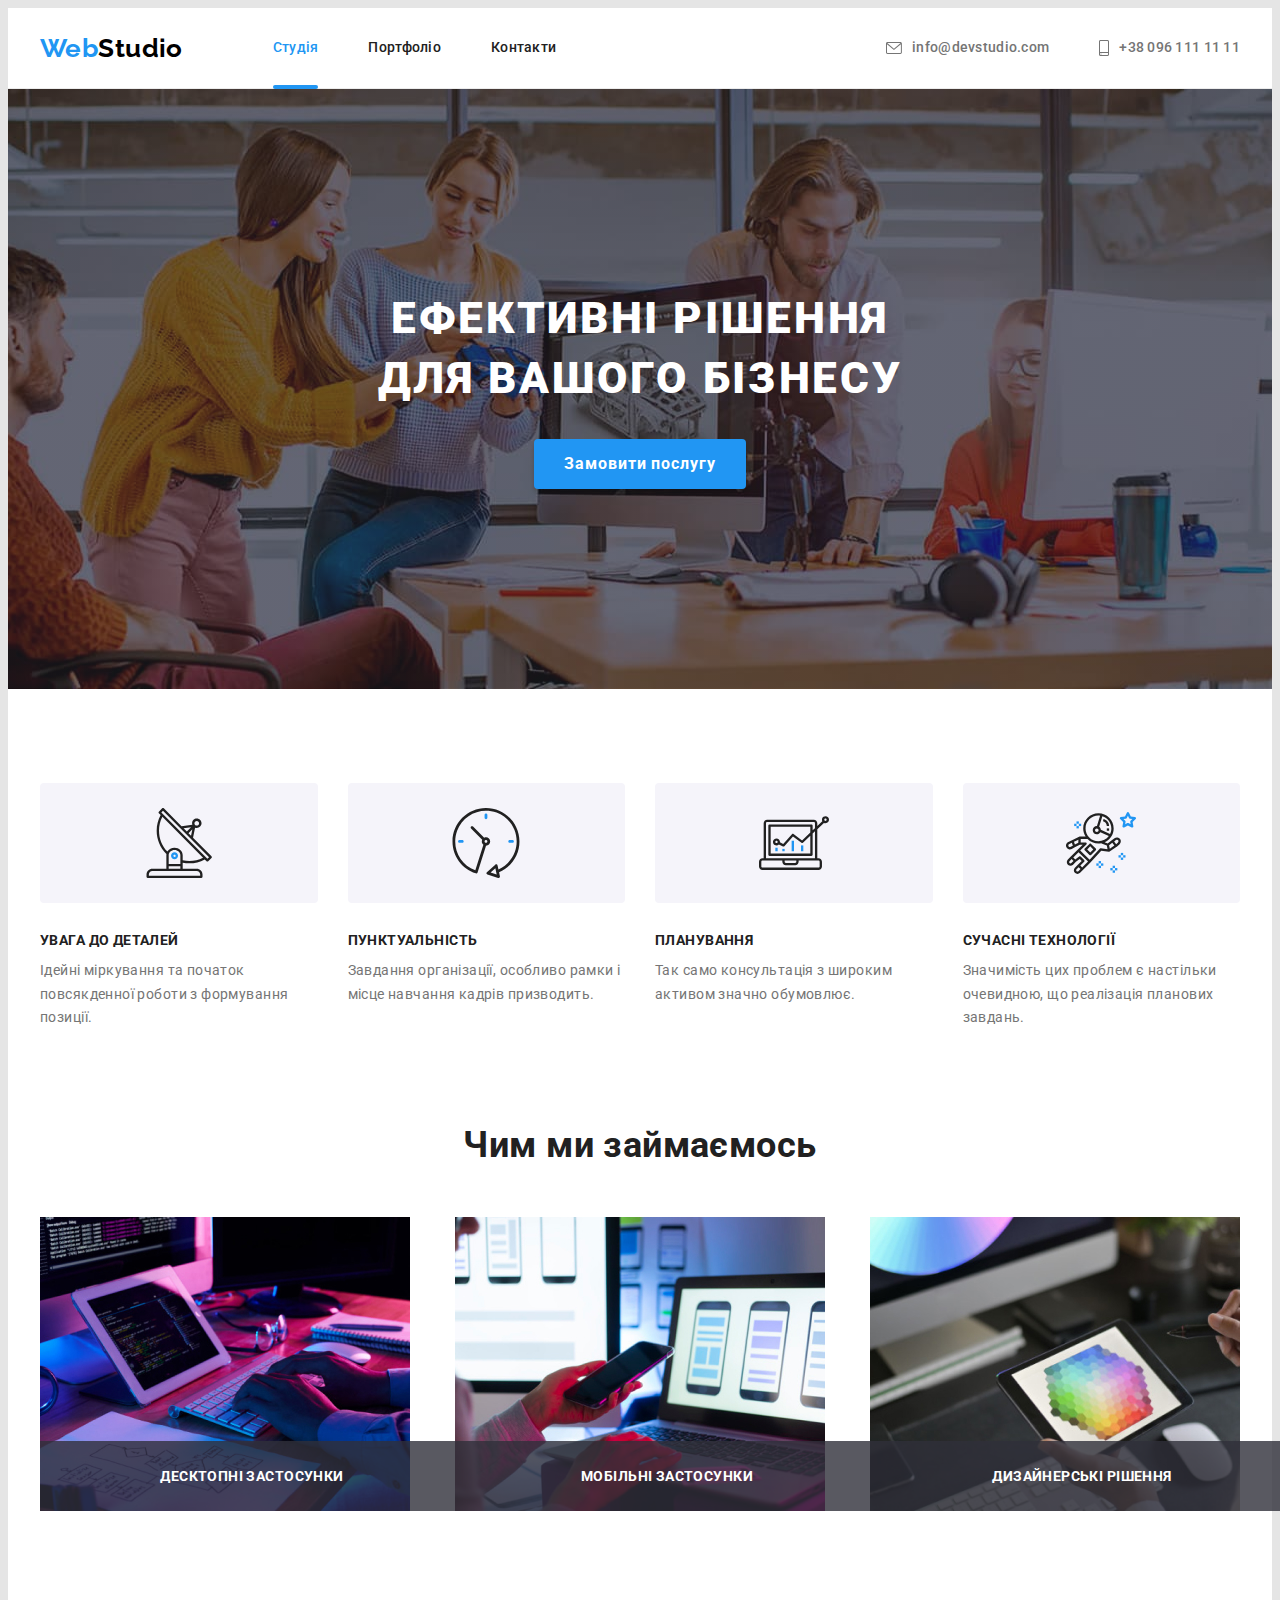
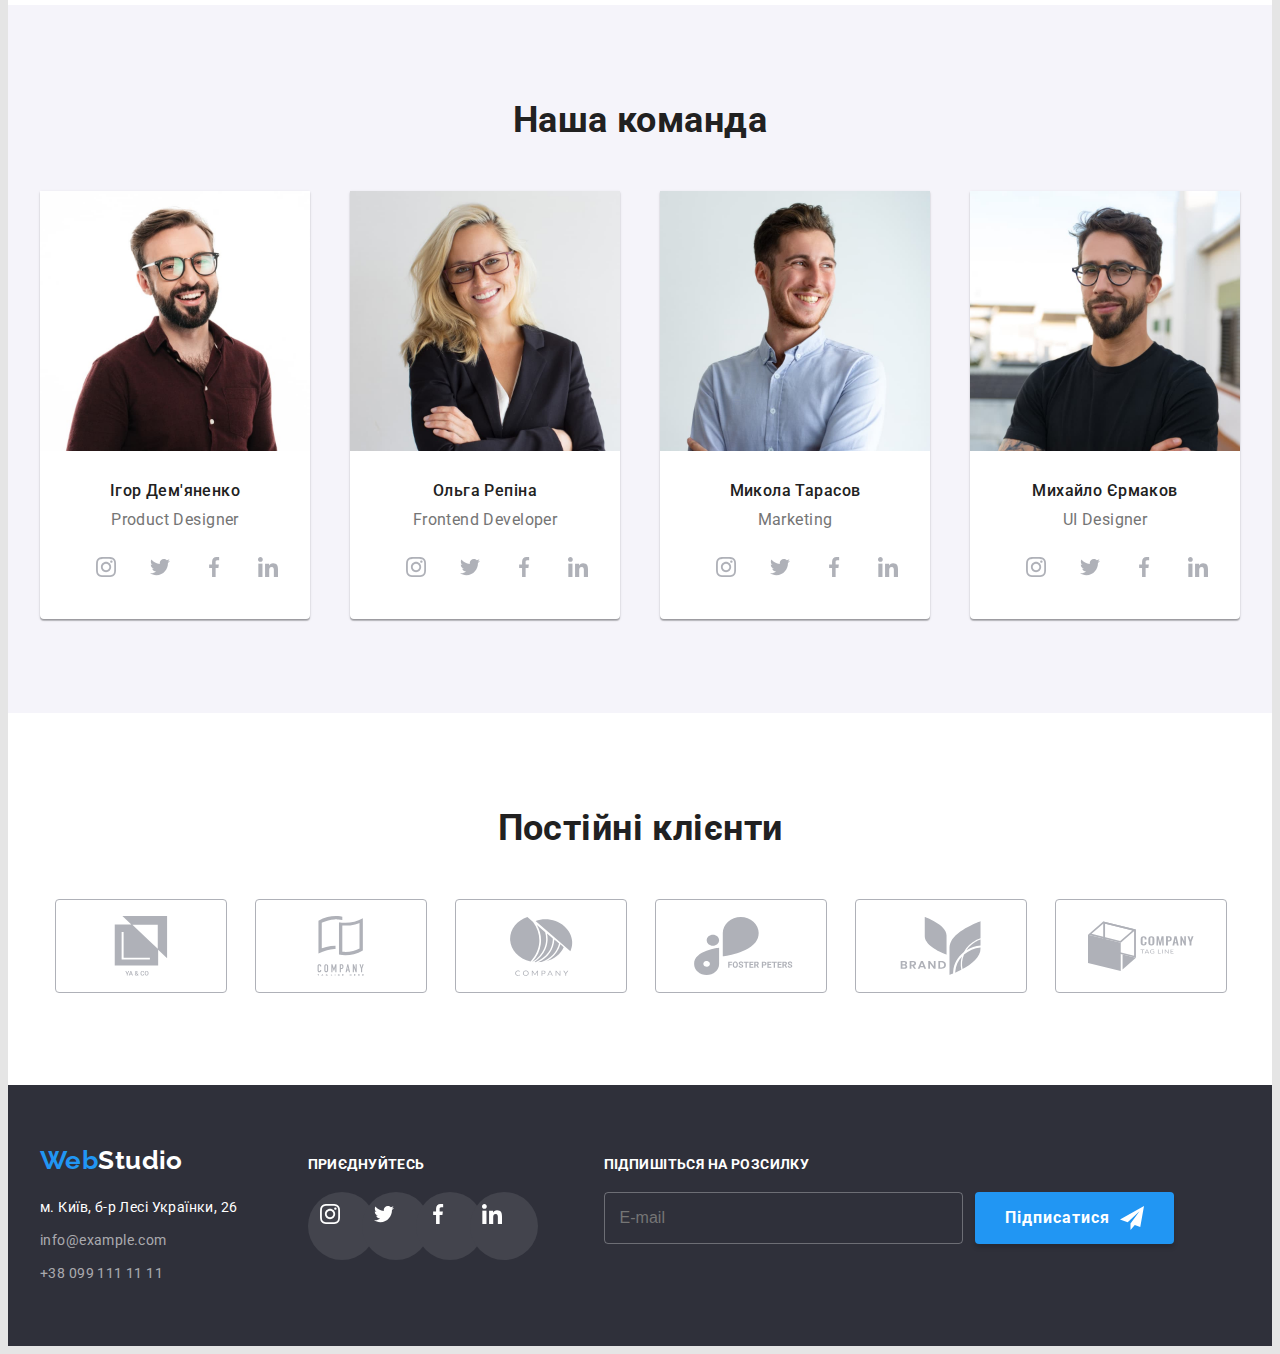
<file: index.html>
<!DOCTYPE html>
<html lang="uk">
  <head>
    <meta charset="UTF-8" />
    <meta http-equiv="X-UA-Compatible" content="IE=edge" />
    <meta name="viewport" content="width=device-width, initial-scale=1.0" />
    <link rel="preconnect" href="https://fonts.googleapis.com" />
    <link rel="preconnect" href="https://fonts.gstatic.com" crossorigin />
    <link
      href="https://fonts.googleapis.com/css2?family=Raleway:wght@700&family=Roboto:wght@400;500;700;900&display=swap"
      rel="stylesheet"
    />
    <link
      rel="stylesheet"
      href="https://cdnjs.cloudflare.com/ajax/libs/modern-normalize/1.1.0/modern-normalize.min.css"
      integrity="sha512-wpPYUAdjBVSE4KJnH1VR1HeZfpl1ub8YT/NKx4PuQ5NmX2tKuGu6U/JRp5y+Y8XG2tV+wKQpNHVUX03MfMFn9Q=="
      crossorigin="anonymous"
      referrerpolicy="no-referrer"
    />
    <link rel="stylesheet" href="./css/styles.css" />
    <title>Web Studio Marchuk</title>
  </head>
  <body>
    <header class="header">
      <div class="container flex-header">
        <nav class="navigation">
          <a href="./index.html" lang="en" class="logo">Web<span class="header-logo">Studio</span> </a>
          <ul class="nav-list remove-useless">
            <li class="nav-item">
              <a href="./index.html" class="header-link current">Студія</a>
            </li>
            <li class="nav-item">
              <a href="./portfolio.html" class="navigation-link header-link">Портфоліо</a>
            </li>
            <li class="nav-item">
              <a href="" class="navigation-link header-link">Контакти</a>
            </li>
          </ul>
        </nav>

        <ul class="info-list remove-useless">
          <li class="nav-item">
            <a href="mailto:info@devstudio.com" class="company-info header-link">
              <svg class="icon icon-envelope" width="16" height="12" aria-label="Написати лист">
                <use href="./img/sprite.svg#icon-envelope"></use>
              </svg>
              info@devstudio.com
            </a>
          </li>
          <li class="nav-item">
            <a href="tel:+380961111111" class="company-info header-link">
              <svg class="icon icon-smartphone" width="10" height="16" aria-label="Зателефонувати">
                <use href="./img/sprite.svg#icon-smartphone"></use>
              </svg>
              +38 096 111 11 11
            </a>
          </li>
        </ul>
      </div>
    </header>
    <main>
      <section class="section hero">
        <h1 class="hero-title">
          ЕФЕКТИВНІ РІШЕННЯ
          <br />
          ДЛЯ ВАШОГО БІЗНЕСУ
        </h1>
        <button data-open-modal type="button" class="open-button">Замовити послугу</button>
      </section>
      <div data-backdrop class="backdrop is-hidden">
        is-hidden
        <div class="modal">
          <button data-close-modal type="button" class="close-button">
            <svg class="icon-close" width="11" height="11" aria-label="Закрити">
              <use href="./img/sprite.svg#icon-close"></use>
            </svg>
          </button>
          <form class="form">
            <h2 class="form-title">Залиште свої данні, ми Вам перетелефонуємо</h2>
            <label class="form-field">
              <input type="text" class="form-input" placeholder=" " name="name" required />
              <span class="form-label">Ім'я</span>
              <svg class="icon form-icon" width="18" height="18" aria-hidden="true">
                <use href="./img/sprite.svg#icon-person"></use>
              </svg>
            </label>
            <label class="form-field">
              <input type="tel" class="form-input" placeholder=" " name="phone" required />
              <span class="form-label">Телефон</span>
              <svg class="icon form-icon" width="18" height="18" aria-hidden="true">
                <use href="./img/sprite.svg#icon-phone"></use>
              </svg>
            </label>
            <label class="form-field">
              <input type="email" class="form-input" placeholder=" " name="E-mail" required />
              <span class="form-label">Пошта</span>
              <svg class="icon form-icon" width="18" height="18" aria-hidden="true">
                <use href="./img/sprite.svg#icon-email"></use>
              </svg>
            </label>
            <label class="form-field form-comment">
              <p class="label-comment">Коментар</p>
              <textarea class="comment form-input" name="comment" placeholder="Введіть текст"></textarea>
            </label>
            <label class="form-check">
              <input type="checkbox" class="checkbox" name="terms" value="yes" required/>
              <svg class="icon check-icon" width="16" height="15" aria-hidden="true">
                <use href="./img/sprite.svg#icon-check"></use>
              </svg>
              <span class="check-label"
                >Погоджуюсь з розсилкою та приймаю <a href="" class="terms-link">Умови договору</a>
              </span>
            </label>
            <button class="open-button" type="submit">Відправити</button>
          </form>
        </div>
      </div>
      <section class="section advantages">
        <div class="container">
          <h2 class="visually-hidden">Наші переваги</h2>
          <ul class="advantages-list remove-useless">
            <li class="advantages-item">
              <div class="advantages-icon">
                <svg class="icon-antenna" width="70" height="70" aria-hidden="true">
                  <use href="./img/sprite.svg#icon-antenna"></use>
                </svg>
              </div>
              <h3 class="advantages-title">Увага до деталей</h3>
              <p class="adventages-text">Ідейні міркування та початок повсякденної роботи з формування позиції.</p>
            </li>
            <li class="advantages-item">
              <div class="advantages-icon">
                <svg class="icon-clock" width="70" height="70" aria-hidden="true">
                  <use href="./img/sprite.svg#icon-clock"></use>
                </svg>
              </div>
              <h3 class="advantages-title">Пунктуальність</h3>
              <p class="adventages-text">Завдання організації, особливо рамки і місце навчання кадрів призводить.</p>
            </li>
            <li class="advantages-item">
              <div class="advantages-icon">
                <svg class="icon-diagram" width="70" height="70" aria-hidden="true">
                  <use href="./img/sprite.svg#icon-diagram"></use>
                </svg>
              </div>
              <h3 class="advantages-title">Планування</h3>
              <p class="adventages-text">Так само консультація з широким активом значно обумовлює.</p>
            </li>
            <li class="advantages-item">
              <div class="advantages-icon">
                <svg class="icon-astronaut" width="70" height="70" aria-hidden="true">
                  <use href="./img/sprite.svg#icon-astronaut"></use>
                </svg>
              </div>
              <h3 class="advantages-title">Сучасні технології</h3>
              <p class="adventages-text">
                Значимість цих проблем є настільки очевидною, що реалізація планових завдань.
              </p>
            </li>
          </ul>
        </div>
      </section>
      <section class="section whatwedo">
        <div class="container">
          <h2 class="whatwedo-title">Чим ми займаємось</h2>
          <ul class="whatwedo-list remove-useless">
            <li class="whatwedo-item">
              <img src="./img/whatwedo1.jpg" alt="Десктопні застосунки" width="370" />
              <p class="whatwedo-text">Десктопні застосунки</p>
            </li>
            <li class="whatwedo-item">
              <img src="./img/whatwedo2.jpg" alt="Мобільні застосунки" width="370" />
              <p class="whatwedo-text">Мобільні застосунки</p>
            </li>
            <li class="whatwedo-item">
              <img src="./img/whatwedo3.jpg" alt="Дизайнерські рішення" width="370" />
              <p class="whatwedo-text">Дизайнерські рішення</p>
            </li>
          </ul>
        </div>
      </section>
      <section class="section ourteam">
        <div class="container">
          <h2 class="ourteam-title">Наша команда</h2>
          <ul class="remove-useless ourteam-list">
            <li class="ourteam-item">
              <img src="./img/ihor.jpg" alt="Ігор Дем'яненко" width="270" />
              <div class="ourteam-content">
                <h3 class="ourteam-name">Ігор Дем'яненко</h3>
                <p class="ourteam-job">Product Designer</p>
                <ul class="remove-useless social-list">
                  <li class="social-item">
                    <a href="" class="social-link">
                      <svg class="icon icon-instagram" width="20" height="20" aria-label="Інстаґрам">
                        <use href="./img/sprite.svg#icon-instagram"></use>
                      </svg>
                    </a>
                  </li>
                  <li class="social-item">
                    <a href="" class="social-link">
                      <svg class="icon icon-twitter" width="20" height="20" aria-label="Твіттер">
                        <use href="./img/sprite.svg#icon-twitter"></use>
                      </svg>
                    </a>
                  </li>
                  <li class="social-item">
                    <a href="" class="social-link">
                      <svg class="icon icon-facebook" width="20" height="20" aria-label="Фейсбук">
                        <use href="./img/sprite.svg#icon-facebook"></use>
                      </svg>
                    </a>
                  </li>
                  <li class="social-item">
                    <a href="" class="social-link">
                      <svg class="icon icon-linkedin" width="20" height="20" aria-label="Лінкед-Ін">
                        <use href="./img/sprite.svg#icon-linkedin"></use>
                      </svg>
                    </a>
                  </li>
                </ul>
              </div>
            </li>
            <li class="ourteam-item">
              <img src="./img/olha.jpg" alt="Ольга Репіна" width="270" />
              <div class="ourteam-content">
                <h3 class="ourteam-name">Ольга Репіна</h3>
                <p class="ourteam-job">Frontend Developer</p>
                <ul class="remove-useless social-list">
                  <li class="social-item">
                    <a href="" class="social-link">
                      <svg class="icon icon-instagram" width="20" height="20" aria-label="Інстаґрам">
                        <use href="./img/sprite.svg#icon-instagram"></use>
                      </svg>
                    </a>
                  </li>
                  <li class="social-item">
                    <a href="" class="social-link">
                      <svg class="icon icon-twitter" width="20" height="20" aria-label="Твіттер">
                        <use href="./img/sprite.svg#icon-twitter"></use>
                      </svg>
                    </a>
                  </li>
                  <li class="social-item">
                    <a href="" class="social-link">
                      <svg class="icon icon-facebook" width="20" height="20" aria-label="Фейсбук">
                        <use href="./img/sprite.svg#icon-facebook"></use>
                      </svg>
                    </a>
                  </li>
                  <li class="social-item">
                    <a href="" class="social-link">
                      <svg class="icon icon-linkedin" width="20" height="20" aria-label="Лінкед-Ін">
                        <use href="./img/sprite.svg#icon-linkedin"></use>
                      </svg>
                    </a>
                  </li>
                </ul>
              </div>
            </li>
            <li class="ourteam-item">
              <img src="./img/mykola.jpg" alt="Микола Тарасов" width="270" />
              <div class="ourteam-content">
                <h3 class="ourteam-name">Микола Тарасов</h3>
                <p class="ourteam-job">Marketing</p>
                <ul class="remove-useless social-list">
                  <li class="social-item">
                    <a href="" class="social-link">
                      <svg class="icon icon-instagram" width="20" height="20" aria-label="Інстаґрам">
                        <use href="./img/sprite.svg#icon-instagram"></use>
                      </svg>
                    </a>
                  </li>
                  <li class="social-item">
                    <a href="" class="social-link">
                      <svg class="icon icon-twitter" width="20" height="20" aria-label="Твіттер">
                        <use href="./img/sprite.svg#icon-twitter"></use>
                      </svg>
                    </a>
                  </li>
                  <li class="social-item">
                    <a href="" class="social-link">
                      <svg class="icon icon-facebook" width="20" height="20" aria-label="Фейсбук">
                        <use href="./img/sprite.svg#icon-facebook"></use>
                      </svg>
                    </a>
                  </li>
                  <li class="social-item">
                    <a href="" class="social-link">
                      <svg class="icon icon-linkedin" width="20" height="20" aria-label="Лінкед-Ін">
                        <use href="./img/sprite.svg#icon-linkedin"></use>
                      </svg>
                    </a>
                  </li>
                </ul>
              </div>
            </li>
            <li class="ourteam-item">
              <img src="./img/mykhailo.jpg" alt="Михайло Єрмаков" width="270" />
              <div class="ourteam-content">
                <h3 class="ourteam-name">Михайло Єрмаков</h3>
                <p class="ourteam-job">UI Designer</p>
                <ul class="remove-useless social-list">
                  <li class="social-item">
                    <a href="" class="social-link">
                      <svg class="icon icon-instagram" width="20" height="20" aria-label="Інстаґрам">
                        <use href="./img/sprite.svg#icon-instagram"></use>
                      </svg>
                    </a>
                  </li>
                  <li class="social-item">
                    <a href="" class="social-link">
                      <svg class="icon icon-twitter" width="20" height="20" aria-label="Твіттер">
                        <use href="./img/sprite.svg#icon-twitter"></use>
                      </svg>
                    </a>
                  </li>
                  <li class="social-item">
                    <a href="" class="social-link">
                      <svg class="icon icon-facebook" width="20" height="20" aria-label="Фейсбук">
                        <use href="./img/sprite.svg#icon-facebook"></use>
                      </svg>
                    </a>
                  </li>
                  <li class="social-item">
                    <a href="" class="social-link">
                      <svg class="icon icon-linkedin" width="20" height="20" aria-label="Лінкед-Ін">
                        <use href="./img/sprite.svg#icon-linkedin"></use>
                      </svg>
                    </a>
                  </li>
                </ul>
              </div>
            </li>
          </ul>
        </div>
      </section>
      <section class="clients section">
        <div class="container">
          <h2 class="clients-title">Постійні клієнти</h2>
          <ul class="clients-list remove-useless">
            <li class="clients-item">
              <a href="" class="clients-link">
                <svg class="icon icon-company1" width="106" height="60" aria-hidden="true">
                  <use href="./img/sprite.svg#icon-company1"></use>
                </svg>
              </a>
            </li>
            <li class="clients-item">
              <a href="" class="clients-link">
                <svg class="icon icon-company2" width="106" height="60" aria-hidden="true">
                  <use href="./img/sprite.svg#icon-company2"></use>
                </svg>
              </a>
            </li>
            <li class="clients-item">
              <a href="" class="clients-link">
                <svg class="icon icon-company3" width="106" height="60" aria-hidden="true">
                  <use href="./img/sprite.svg#icon-company3"></use>
                </svg>
              </a>
            </li>
            <li class="clients-item">
              <a href="" class="clients-link">
                <svg class="icon icon-company4" width="106" height="60" aria-hidden="true">
                  <use href="./img/sprite.svg#icon-company4"></use>
                </svg>
              </a>
            </li>
            <li class="clients-item">
              <a href="" class="clients-link">
                <svg class="icon icon-company5" width="106" height="60" aria-hidden="true">
                  <use href="./img/sprite.svg#icon-company5"></use>
                </svg>
              </a>
            </li>
            <li class="clients-item">
              <a href="" class="clients-link">
                <svg class="icon icon-company6" width="106" height="60" aria-hidden="true">
                  <use href="./img/sprite.svg#icon-company6"></use>
                </svg>
              </a>
            </li>
          </ul>
        </div>
      </section>
    </main>
    <footer class="footer">
      <div class="container flex-footer">
        <div>
          <a href="./index.html" lang="en" class="logo">Web<span class="footer-logo">Studio</span></a>
          <address class="address">
            <a
              href="https://www.google.com/maps/place/%D0%B1%D1%83%D0%BB%D1%8C%D0%B2%D0%B0%D1%80+%D0%9B%D0%B5%D1%81%D1%96+%D0%A3%D0%BA%D1%80%D0%B0%D1%97%D0%BD%D0%BA%D0%B8,+26,+%D0%9A%D0%B8%D1%97%D0%B2,+02000/@50.4265807,30.5383858,17z/data=!3m1!4b1!4m5!3m4!1s0x40d4cf0e033ecbe9:0x57a4dffefec77da0!8m2!3d50.4265807!4d30.5383858"
              target="_blank"
              class="location address-info"
              >м. Київ, б-р Лесі Українки, 26</a
            >
            <a href="mailto:info@example.com" class="address-info">info@example.com</a>
            <a href="tel:+380991111111" class="address-info">+38 099 111 11 11</a>
          </address>
        </div>
        <div class="join">
          <h3 class="join-title">Приєднуйтесь</h3>
          <ul class="remove-useless social-list">
            <li class="social-item">
              <a href="" class="social-link">
                <svg class="icon icon-instagram" width="20" height="20" aria-label="Інстаґрам">
                  <use href="./img/sprite.svg#icon-instagram"></use>
                </svg>
              </a>
            </li>
            <li class="social-item">
              <a href="" class="social-link">
                <svg class="icon icon-twitter" width="20" height="20" aria-label="Твіттер">
                  <use href="./img/sprite.svg#icon-twitter"></use>
                </svg>
              </a>
            </li>
            <li class="social-item">
              <a href="" class="social-link">
                <svg class="icon icon-facebook" width="20" height="20" aria-label="Фейсбук">
                  <use href="./img/sprite.svg#icon-facebook"></use>
                </svg>
              </a>
            </li>
            <li class="social-item">
              <a href="" class="social-link">
                <svg class="icon icon-linkedin" width="20" height="20" aria-label="Лінкед-Ін">
                  <use href="./img/sprite.svg#icon-linkedin"></use>
                </svg>
              </a>
            </li>
          </ul>
        </div>
        <div class="subscribe">
          <h3 class="subscribe-title">Підпишіться на розсилку</h3>
          <form class="subscribe-form">
            <input type="email" placeholder="E-mail" class="subscribe-email" name="E-mail" />
            <button type="submit" class="open-button">
              Підписатися<svg class="icon-send" width="24" height="24" aria-label="Надіслати">
                <use href="./img/sprite.svg#icon-send"></use>
              </svg>
            </button>
          </form>
        </div>
      </div>
    </footer>
    <script src="./js/modal.js"></script>
  </body>
</html>
</file>
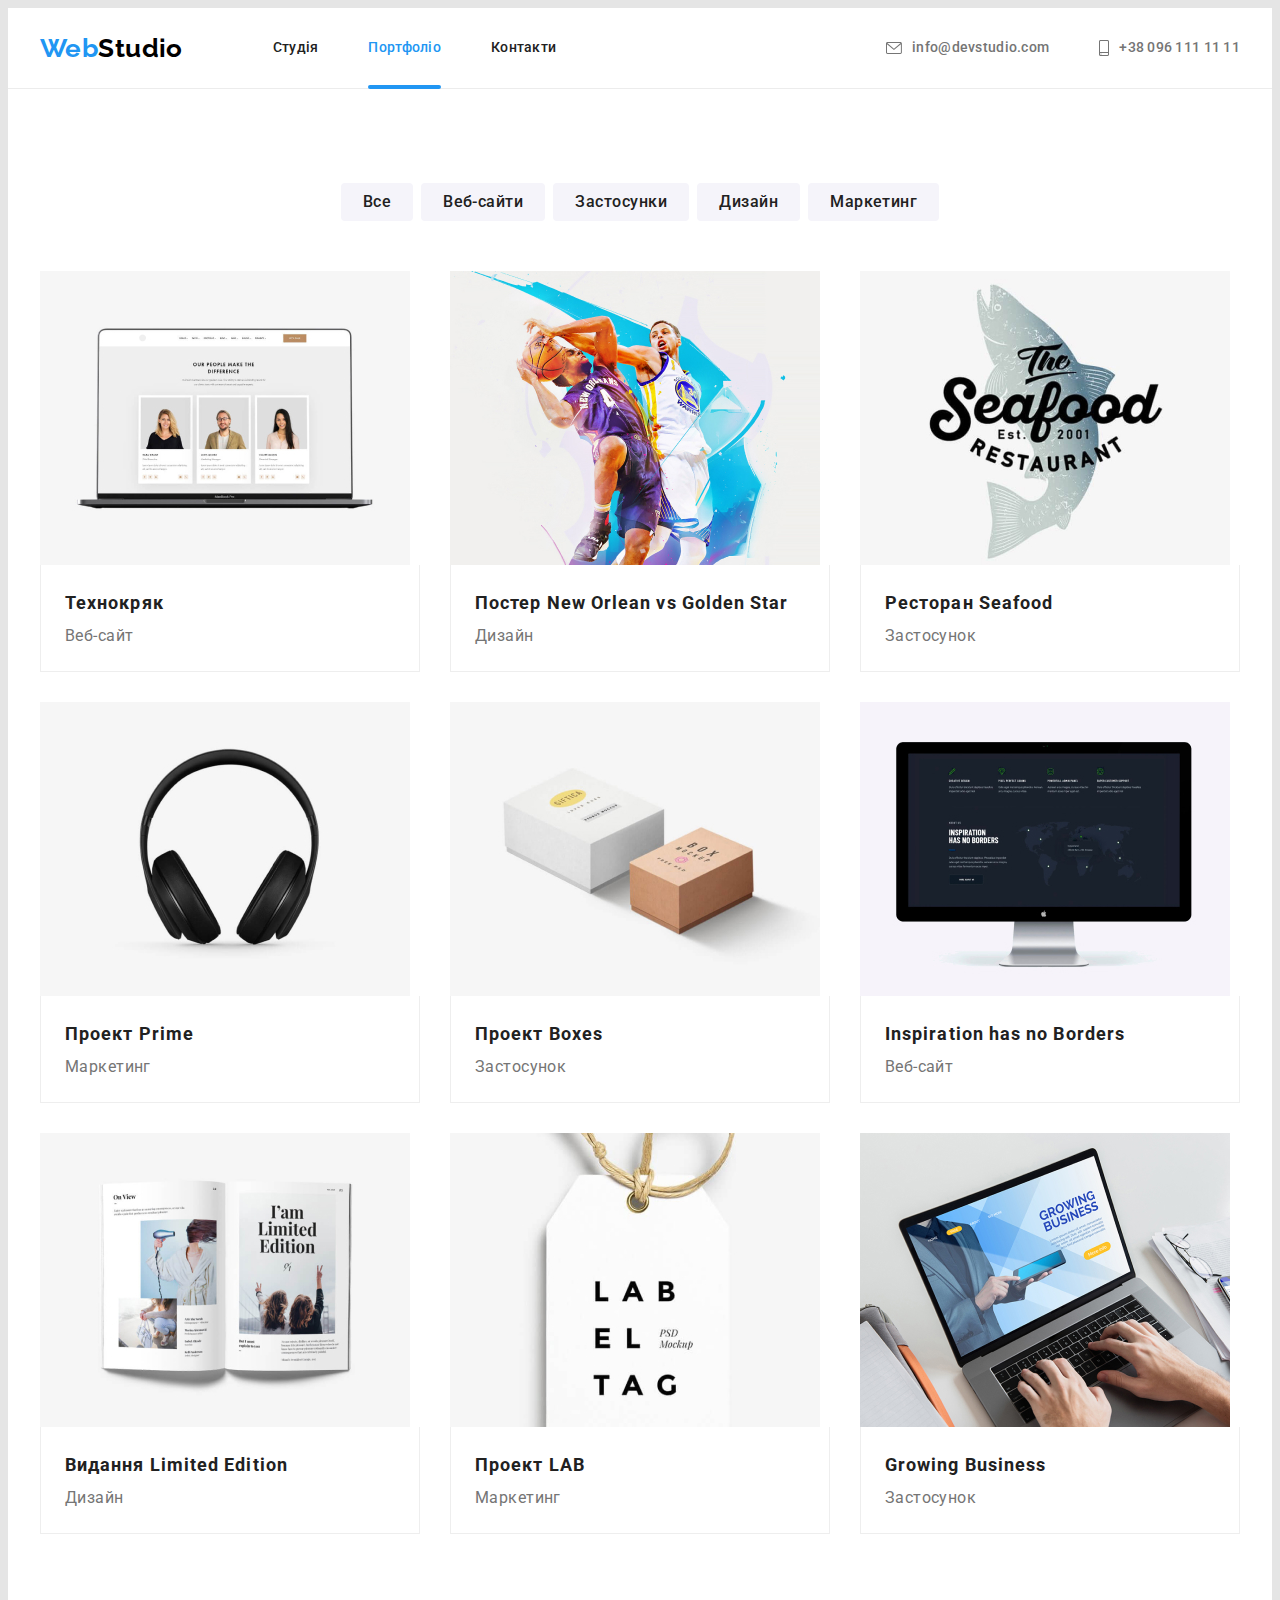
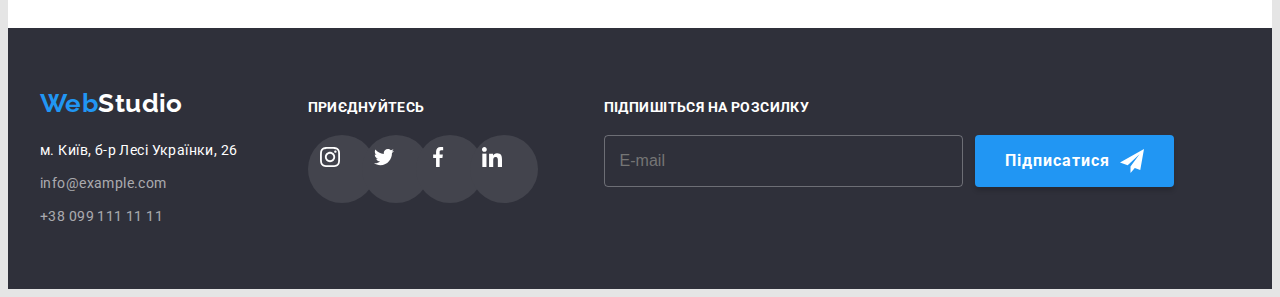
<file: portfolio.html>
<!DOCTYPE html>
<html lang="uk">
  <head>
    <meta charset="UTF-8" />
    <meta http-equiv="X-UA-Compatible" content="IE=edge" />
    <meta name="viewport" content="width=device-width, initial-scale=1.0" />
    <link rel="preconnect" href="https://fonts.googleapis.com" />
    <link rel="preconnect" href="https://fonts.gstatic.com" crossorigin />
    <link
      href="https://fonts.googleapis.com/css2?family=Raleway:wght@700&family=Roboto:wght@400;500;700;900&display=swap"
      rel="stylesheet"
    />
    <link
      rel="stylesheet"
      href="https://cdnjs.cloudflare.com/ajax/libs/modern-normalize/1.1.0/modern-normalize.min.css"
      integrity="sha512-wpPYUAdjBVSE4KJnH1VR1HeZfpl1ub8YT/NKx4PuQ5NmX2tKuGu6U/JRp5y+Y8XG2tV+wKQpNHVUX03MfMFn9Q=="
      crossorigin="anonymous"
      referrerpolicy="no-referrer"
    />
    <link rel="stylesheet" href="./css/styles.css" />
    <title>Портфоліо</title>
  </head>
  <body>
    <header class="header">
      <div class="container flex-header">
        <nav class="navigation">
          <a href="./index.html" lang="en" class="logo">Web<span class="header-logo">Studio</span></a>
          <ul class="nav-list remove-useless">
            <li class="nav-item">
              <a href="./index.html" class="header-link navigation-link">Студія</a>
            </li>
            <li class="nav-item">
              <a href="./portfolio.html" class="current header-link">Портфоліо</a>
            </li>
            <li class="nav-item">
              <a href="" class="navigation-link header-link">Контакти</a>
            </li>
          </ul>
        </nav>
        <ul class="info-list remove-useless">
          <li class="nav-item">
            <a href="mailto:info@devstudio.com" class="company-info header-link">
              <svg class="icon icon-envelope" width="16" height="12" aria-label="Написати лист">
                <use href="./img/sprite.svg#icon-envelope"></use>
              </svg>
              info@devstudio.com
            </a>
          </li>
          <li class="nav-item">
            <a href="tel:+380961111111" class="company-info header-link">
              <svg class="icon icon-smartphone" width="10" height="16" aria-label="Зателефонувати">
                <use href="./img/sprite.svg#icon-smartphone"></use>
              </svg>
              +38 096 111 11 11
            </a>
          </li>
        </ul>
      </div>
    </header>
    <main>
      <section class="section example">
        <div class="container">
          <h1 class="visually-hidden">Приклади робіт</h1>
          <ul class="filter-list remove-useless">
            <li class="filter-item"><button type="button" class="example-button">Все</button></li>
            <li class="filter-item"><button type="button" class="example-button">Веб-сайти</button></li>
            <li class="filter-item"><button type="button" class="example-button">Застосунки</button></li>
            <li class="filter-item"><button type="button" class="example-button">Дизайн</button></li>
            <li class="filter-item"><button type="button" class="example-button">Маркетинг</button></li>
          </ul>
          <ul class="example-list remove-useless">
            <li class="example-item">
              <a href="" class="example-block">
                <div class="example-content">
                  <img src="./img/technocrack.jpg" alt="Веб-сайт Технокряк" width="370" />
                  <p class="example-overlay">
                    Ресурс пропонує комплексні пропозиції з різним рівнем функціоналу та сервісів. Все це дозволить
                    відвідувачу отримати вичерпні відомості про компанію чи приватну особу.
                  </p>
                </div>
                <div class="example-text">
                  <h2 class="example-name">Технокряк</h2>
                  <p class="example-type">Веб-сайт</p>
                </div>
              </a>
            </li>
            <li class="example-item">
              <a href="" class="example-block">
                <div class="example-content">
                  <img src="./img/neworleanvsgoldenstar.jpg" alt="Постер" width="370" />
                  <p class="example-overlay">
                    Ресурс пропонує комплексні пропозиції з різним рівнем функціоналу та сервісів. Все це дозволить
                    відвідувачу отримати вичерпні відомості про компанію чи приватну особу.
                  </p>
                </div>
                <div class="example-text">
                  <h2 class="example-name">Постер New Orlean vs Golden Star</h2>
                  <p class="example-type">Дизайн</p>
                </div>
              </a>
            </li>
            <li class="example-item">
              <a href="" class="example-block">
                <div class="example-content">
                  <img src="./img/seafood.jpg" alt="Ресторан" width="370" />
                  <p class="example-overlay">
                    Ресурс пропонує комплексні пропозиції з різним рівнем функціоналу та сервісів. Все це дозволить
                    відвідувачу отримати вичерпні відомості про компанію чи приватну особу.
                  </p>
                </div>
                <div class="example-text">
                  <h2 class="example-name">Ресторан Seafood</h2>
                  <p class="example-type">Застосунок</p>
                </div>
              </a>
            </li>
            <li class="example-item">
              <a href="" class="example-block">
                <div class="example-content">
                  <img src="./img/primeproj.jpg" alt="Проект Прайм" width="370" />
                  <p class="example-overlay">
                    Ресурс пропонує комплексні пропозиції з різним рівнем функціоналу та сервісів. Все це дозволить
                    відвідувачу отримати вичерпні відомості про компанію чи приватну особу.
                  </p>
                </div>
                <div class="example-text">
                  <h2 class="example-name">Проект Prime</h2>
                  <p class="example-type">Маркетинг</p>
                </div>
              </a>
            </li>
            <li class="example-item">
              <a href="" class="example-block">
                <div class="example-content">
                  <img src="./img/boxproj.jpg" alt="Проект Боксес" width="370" />
                  <p class="example-overlay">
                    Ресурс пропонує комплексні пропозиції з різним рівнем функціоналу та сервісів. Все це дозволить
                    відвідувачу отримати вичерпні відомості про компанію чи приватну особу.
                  </p>
                </div>
                <div class="example-text">
                  <h2 class="example-name">Проект Boxes</h2>
                  <p class="example-type">Застосунок</p>
                </div>
              </a>
            </li>
            <li class="example-item">
              <a href="" class="example-block">
                <div class="example-content">
                  <img src="./img/inspirationhasnoborders.jpg" alt="Веб-сайт" width="370" />
                  <p class="example-overlay">
                    Ресурс пропонує комплексні пропозиції з різним рівнем функціоналу та сервісів. Все це дозволить
                    відвідувачу отримати вичерпні відомості про компанію чи приватну особу.
                  </p>
                </div>
                <div class="example-text">
                  <h2 class="example-name">Inspiration has no Borders</h2>
                  <p class="example-type">Веб-сайт</p>
                </div>
              </a>
            </li>
            <li class="example-item">
              <a href="" class="example-block">
                <div class="example-content">
                  <img src="./img/limitededition.jpg" alt="Видання" width="370" />
                  <p class="example-overlay">
                    Ресурс пропонує комплексні пропозиції з різним рівнем функціоналу та сервісів. Все це дозволить
                    відвідувачу отримати вичерпні відомості про компанію чи приватну особу.
                  </p>
                </div>
                <div class="example-text">
                  <h2 class="example-name">Видання Limited Edition</h2>
                  <p class="example-type">Дизайн</p>
                </div>
              </a>
            </li>
            <li class="example-item">
              <a href="" class="example-block">
                <div class="example-content">
                  <img src="./img/labproj.jpg" alt="Проект Лаб" width="370" />
                  <p class="example-overlay">
                    Ресурс пропонує комплексні пропозиції з різним рівнем функціоналу та сервісів. Все це дозволить
                    відвідувачу отримати вичерпні відомості про компанію чи приватну особу.
                  </p>
                </div>
                <div class="example-text">
                  <h2 class="example-name">Проект LAB</h2>
                  <p class="example-type">Маркетинг</p>
                </div>
              </a>
            </li>
            <li class="example-item">
              <a href="" class="example-block">
                <div class="example-content">
                  <img src="./img/growingbusiness.jpg" alt="Застосунок для бізнесу" width="370" />
                  <p class="example-overlay">
                    Ресурс пропонує комплексні пропозиції з різним рівнем функціоналу та сервісів. Все це дозволить
                    відвідувачу отримати вичерпні відомості про компанію чи приватну особу.
                  </p>
                </div>
                <div class="example-text">
                  <h2 class="example-name">Growing Business</h2>
                  <p class="example-type">Застосунок</p>
                </div>
              </a>
            </li>
          </ul>
        </div>
      </section>
    </main>
    <footer class="footer">
      <div class="container flex-footer">
        <div>
          <a href="./index.html" lang="en" class="logo">Web<span class="footer-logo">Studio</span> </a>
          <address class="address">
            <a
              href="https://www.google.com/maps/place/%D0%B1%D1%83%D0%BB%D1%8C%D0%B2%D0%B0%D1%80+%D0%9B%D0%B5%D1%81%D1%96+%D0%A3%D0%BA%D1%80%D0%B0%D1%97%D0%BD%D0%BA%D0%B8,+26,+%D0%9A%D0%B8%D1%97%D0%B2,+02000/@50.4265807,30.5383858,17z/data=!3m1!4b1!4m5!3m4!1s0x40d4cf0e033ecbe9:0x57a4dffefec77da0!8m2!3d50.4265807!4d30.5383858"
              target="_blank"
              class="location address-info"
            >
              м. Київ, б-р Лесі Українки, 26
            </a>
            <a href="mailto:info@example.com" class="address-info">info@example.com</a>
            <a href="tel:+380991111111" class="address-info">+38 099 111 11 11</a>
          </address>
        </div>
        <div class="join">
          <h3 class="join-title">Приєднуйтесь</h3>
          <ul class="remove-useless social-list">
            <li class="social-item">
              <a href="" class="social-link">
                <svg class="icon icon-instagram" width="20" height="20" aria-label="Інстаґрам">
                  <use href="./img/sprite.svg#icon-instagram"></use>
                </svg>
              </a>
            </li>
            <li class="social-item">
              <a href="" class="social-link">
                <svg class="icon icon-twitter" width="20" height="20" aria-label="Твіттер">
                  <use href="./img/sprite.svg#icon-twitter"></use>
                </svg>
              </a>
            </li>
            <li class="social-item">
              <a href="" class="social-link">
                <svg class="icon icon-facebook" width="20" height="20" aria-label="Фейсбук">
                  <use href="./img/sprite.svg#icon-facebook"></use>
                </svg>
              </a>
            </li>
            <li class="social-item">
              <a href="" class="social-link">
                <svg class="icon icon-linkedin" width="20" height="20" aria-label="Лінкед-Ін">
                  <use href="./img/sprite.svg#icon-linkedin"></use>
                </svg>
              </a>
            </li>
          </ul>
        </div>
        <div class="subscribe">
          <h3 class="subscribe-title">Підпишіться на розсилку</h3>
          <div class="subscribe-form">
            <input type="email" placeholder="E-mail" class="subscribe-email" name="E-mail"/>
            <button type="submit" class="open-button">
              Підписатися<svg class="icon-send" width="24" height="24" aria-label="Надіслати">
                <use href="./img/sprite.svg#icon-send"></use>
              </svg>
            </button>
          </div>
        </div>
      </div>
    </footer>
  </body>
</html>
</file>
<file: css/styles.css>
:root {
  --primary-text-color: #757575;
  --title-text-color: #212121;
  --accent-color: #2196f3;
  --accent-hero-color: #188ce8;
  --header-logo-color: #000000;
  --address-info-color: rgba(255, 255, 255, 0.6);
  --border-header-color: #ececec;
  --border-example-color: #eeeeee;
  --hero-bg-color: #c4c4c4;
  --background-primary-color: #ffffff;
  --background-secondary-color: #2f303a;
  --background-body-color: #e5e5e5;
  --background-ourteam-color: #f5f4fa;
  --linear-gradient-color: rgba(47, 48, 58, 0.4);
  --social-icon-color: #afb1b8;
  --social-bg-color: #43444d;
  --timing-function: cubic-bezier(0.4, 0, 0.2, 1);
}

h1,
h2,
h3,
h4,
h5,
h6,
p {
  margin-top: 0;
}

img {
  display: block;
  max-width: 100%;
  height: auto;
}

.visually-hidden {
  position: absolute;
  width: 1px;
  height: 1px;
  margin: -1px;
  border: 0;
  padding: 0;
  white-space: nowrap;
  clip-path: inset(100%);
  clip: rect(0 0 0 0);
  overflow: hidden;
}

body {
  font-family: 'Roboto', sans-serif;
  font-size: 14px;
  letter-spacing: 0.03em;
  color: var(--primary-text-color);
  background-color: var(--background-body-color);
}

.container {
  width: 1200px;
  margin: 0 auto;
  padding-left: 15px;
  padding-right: 15px;
}

.icon {
  fill: currentColor;
}

.section {
  padding-top: 94px;
  padding-bottom: 94px;
}

.section.whatwedo {
  padding-top: 0;
  padding-bottom: 94px;
}

.remove-useless {
  list-style-type: none;
  padding: 0;
  margin: 0;
}

/* Header */

.header {
  background-color: var(--background-primary-color);
  border-bottom: 1px solid var(--border-header-color);
}
.flex-header {
  display: flex;
}

.logo {
  font-family: 'Raleway', sans-serif;
  font-weight: 700;
  font-size: 26px;
  line-height: 1.19;
  color: var(--accent-color);
  text-decoration: none;
}

.header-logo {
  color: var(--header-logo-color);
}

.current {
  position: relative;

  color: var(--accent-color);
}

.current::after {
  content: '';
  position: absolute;

  width: 100%;
  height: 4px;
  bottom: -1px;
  left: 0;
  border-radius: 2px;

  background-color: var(--accent-color);
}

.header-link {
  font-weight: 500;
  line-height: 1.14;
  letter-spacing: 0.02em;
  text-decoration: none;

  padding: 32px 0;
  display: block;

  transition: color 250ms var(--timing-function);
}
.nav-list {
  display: flex;
}

.nav-item:not(:last-child) {
  margin-right: 50px;
}

.navigation {
  display: flex;
  align-items: center;
  gap: 90px;
}
.navigation-link {
  color: var(--title-text-color);
}
.info-list {
  display: flex;
  margin-left: auto;
}
.company-info {
  color: inherit;

  align-items: center;
  display: flex;

  gap: 10px;
}

.header-link:hover,
.header-link:focus {
  color: var(--accent-color);
}

/* Footer */

.footer {
  background-color: var(--background-secondary-color);

  padding-top: 60px;
  padding-bottom: 60px;
}

.flex-footer {
  display: flex;
  align-items: baseline;
}

.flex-footer .social-link {
  color: var(--background-primary-color);
  background-color: var(--social-bg-color);
}

.footer-logo {
  color: var(--background-primary-color);
}

.address {
  font-style: normal;
  color: var(--background-primary-color);
  line-height: 1.71;

  margin-top: 20px;
}

.address-info {
  color: var(--address-info-color);
  text-decoration: none;

  margin-top: 9px;
  display: block;

  transition: color 250ms var(--timing-function);
}

.address-info:first-child {
  margin: 0;

  color: var(--background-primary-color);
}

.address-info:hover,
.address-info:focus {
  color: var(--accent-color);
}

.join {
  margin-left: 70px;
}

.join-title,
.subscribe-title {
  margin-bottom: 20px;

  font-size: inherit;
  font-weight: 700;
  text-transform: uppercase;

  color: var(--background-primary-color);
}

.subscribe {
  margin-left: 90px;
  width: 570px;
}

.subscribe-form {
  display: flex;
  gap: 12px;
}

.subscribe-email {
  width: 100%;
  padding: 15px;

  background-color: transparent;

  border: 1px solid rgba(255, 255, 255, 0.3);
  border-radius: 4px;

  outline: none;

  font-size: 16px;
  line-height: 1.25;

  color: var(--address-info-color);
}

.subscribe .open-button {
  display: flex;
  align-items: center;
  gap: 10px;
}

/* Студія */

.hero {
  background-color: var(--background-secondary-color);
  text-align: center;

  padding: 200px 0;

  background-color: var(--hero-bg-color);
  background-image: linear-gradient(to top, var(--linear-gradient-color), var(--linear-gradient-color)),
    url(../img/bg-hero.jpg);
  background-repeat: no-repeat;
  background-position: center;
}

.hero-title {
  font-weight: 900;
  font-size: 44px;
  line-height: 1.36;
  letter-spacing: 0.06em;
  text-transform: uppercase;
  color: var(--background-primary-color);

  margin-bottom: 30px;
}

.open-button {
  font-family: inherit;
  font-weight: 700;
  font-size: 16px;
  line-height: 1.875;
  letter-spacing: 0.06em;
  color: var(--background-primary-color);

  padding: 10px 30px;
  cursor: pointer;

  background-color: var(--accent-color);
  box-shadow: 0px 4px 4px rgba(0, 0, 0, 0.15);

  border-radius: 4px;
  border-width: 0;

  transition: background-color 250ms var(--timing-function);
}

.open-button:hover,
.open-button:focus {
  background-color: var(--accent-hero-color);
}

.advantages,
.whatwedo {
  background-color: var(--background-primary-color);
}

.advantages-icon {
  height: 120px;
  margin-bottom: 30px;

  display: flex;
  align-items: center;
  justify-content: center;

  background-color: var(--background-ourteam-color);
  border-radius: 4px;
}

.advantages-list {
  display: flex;
  justify-content: space-between;
}
.advantages-item {
  width: calc((100% - 90px) / 4);
}
.advantages-title {
  font-weight: 700;
  font-size: inherit;
  line-height: 1.14;
  text-transform: uppercase;
  color: var(--title-text-color);

  margin-bottom: 10px;
}

.adventages-text {
  line-height: 1.71;

  margin: 0;
}

.whatwedo-list {
  display: flex;
  justify-content: space-between;
}
.whatwedo-title,
.ourteam-title,
.clients-title {
  font-weight: 700;
  font-size: 36px;
  line-height: 1.17;
  text-align: center;
  color: var(--title-text-color);

  margin-bottom: 50px;
}

.whatwedo-item {
  position: relative;
}

.whatwedo-text {
  position: absolute;
  bottom: 0;

  width: 100%;
  padding: 27px;
  margin: 0;

  background-color: rgba(47, 48, 58, 0.8);
  color: var(--background-primary-color);
  text-transform: uppercase;
  font-weight: 700;
  text-align: center;
}

.ourteam {
  background-color: var(--background-ourteam-color);
}

.ourteam-list {
  font-size: 16px;
  line-height: 1.1875;

  display: flex;
  justify-content: space-between;
}

.ourteam-item {
  background-color: var(--background-primary-color);
  text-align: center;

  box-shadow: 0px 1px 3px rgba(0, 0, 0, 0.12), 0px 1px 1px rgba(0, 0, 0, 0.14), 0px 2px 1px rgba(0, 0, 0, 0.2);
  border-radius: 0px 0px 4px 4px;
}

.ourteam-content {
  padding: 30px 0;
}

.ourteam-name {
  font-weight: 500;
  font-size: inherit;
  color: var(--title-text-color);

  margin-bottom: 10px;
}

.ourteam-job {
  margin-bottom: 16px;
}

.social-list {
  display: flex;
  justify-content: center;

  gap: 10px;
}

.social-item {
  width: 44px;
  height: 44px;
}

.social-link {
  display: block;

  width: 100%;
  height: 100%;
  padding: 12px;

  color: var(--social-icon-color);
  border-radius: 50%;

  transition: background-color 250ms var(--timing-function), color 250ms var(--timing-function);
}

.social-link:hover,
.social-link:focus {
  color: var(--background-primary-color);
  background-color: var(--accent-color);
  border-radius: 50%;
}

.clients {
  background-color: var(--background-primary-color);
}

.clients-list {
  display: flex;
  justify-content: center;
  gap: 30px;
}

.clients-item {
  width: 170px;
  height: 92px;
}

.clients-link {
  width: 100%;
  height: 100%;

  display: flex;
  align-items: center;
  justify-content: center;

  color: var(--social-icon-color);

  border: 1px solid var(--social-icon-color);
  border-radius: 4px;

  transition: border 250ms var(--timing-function), color 250ms var(--timing-function);
}

.clients-link:hover,
.clients-link:focus {
  border: 1px solid var(--accent-color);
  color: var(--accent-color);
}

.clients-link svg {
  padding: 10px;
}

/* Modal */

.backdrop {
  position: fixed;
  top: 0;
  left: 0;

  width: 100vw;
  height: 100vh;
  z-index: 1;

  background-color: rgba(0, 0, 0, 0.2);
  opacity: 1;
  visibility: visible;
  transition: opacity 250ms var(--timing-function), visibility 250ms var(--timing-function);
}

.backdrop.is-hidden {
  opacity: 0;
  pointer-events: none;
  visibility: hidden;
}

.backdrop.is-hidden .modal {
  transform: translate(-50%, -50%) scale(0.5);
}

.modal {
  position: absolute;
  top: 50%;
  left: 50%;
  transform: translate(-50%, -50%) scale(1);

  min-width: 528px;
  min-height: 581px;

  background-color: var(--background-primary-color);
  box-shadow: 0px 1px 3px rgba(0, 0, 0, 0.12), 0px 1px 1px rgba(0, 0, 0, 0.14), 0px 2px 1px rgba(0, 0, 0, 0.2);

  transition: transform 250ms var(--timing-function);
}

.close-button {
  position: absolute;
  right: 0;
  width: 30px;
  height: 30px;

  margin: 8px;
  padding: 7px;

  background-color: var(--background-primary-color);

  border-radius: 50%;
  border: 1px solid rgba(0, 0, 0, 0.1);
}

.form {
  display: flex;
  flex-direction: column;
  align-items: center;
  padding: 40px;
}

.form-title {
  margin-bottom: 30px;

  font-weight: 700;
  font-size: 20px;
  line-height: 1.15;

  color: var(--title-text-color);
}

.form-label {
  position: absolute;
  left: 40px;
  top: 50%;

  transform: translateY(-50%);

  transition: transform 250ms var(--timing-function);

  font-size: 12px;
  letter-spacing: 0.01em;
}

.form-input {
  padding: 12px;
  padding-left: 40px;
  width: 100%;

  border: 1px solid rgba(33, 33, 33, 0.2);
  border-radius: 4px;

  transition: border 250ms var(--timing-function);
}

.form-field {
  position: relative;
  display: block;
  width: 100%;

  margin-bottom: 28px;
}

.form-field:focus-within > .form-input {
  border: 1px solid var(--accent-color);

  outline: none;
}

.form-field:nth-child(4) {
  margin-bottom: 10px;
}

.form-field:focus-within .form-label,
.form-input:not(:placeholder-shown) + .form-label {
  transform: translate(-40px, -40px);
}

.form-field:focus-within .form-icon {
  color: var(--accent-color);
}

.form-icon {
  position: absolute;
  top: 50%;
  left: 12px;

  color: var(--title-text-color);

  transform: translateY(-50%);

  transition: color 250ms var(--timing-function);
}

.form-comment {
  margin-bottom: 20px;
}

.label-comment {
  margin-bottom: 4px;

  font-size: 12px;
  letter-spacing: 0.01em;
}

.comment {
  resize: none;
  padding: 12px 16px;
  min-height: 120px;
}

.form-check {
  position: relative;
  display: block;

  padding-left: 23px;
  margin-bottom: 30px;
}

.check-icon {
  position: absolute;
  top: 50%;
  left: 0;
  transform: translateY(-50%);

  border: 2px solid var(--title-text-color);
  border-radius: 2px;
}

.checkbox:checked + .check-icon {
  border: none;
  background-color: var(--accent-color);
}

.checkbox {
  appearance: none;
}

.check-label {
  font-size: 14px;
  line-height: 1.71;

  letter-spacing: 0.03em;
}

.terms-link {
  color: var(--accent-color);
}

/* Портфоліо */

.example {
  background-color: var(--background-primary-color);
}

.filter-list {
  display: flex;
  justify-content: center;
  margin-bottom: 50px;
}

.filter-item + .filter-item {
  margin-left: 8px;
}

.example-list {
  display: flex;
  flex-wrap: wrap;
}

.example-button {
  font-family: inherit;
  font-weight: 500;
  font-size: 16px;
  line-height: 1.624;
  letter-spacing: 0.03em;
  color: var(--title-text-color);

  padding: 6px 22px;

  background-color: var(--background-ourteam-color);

  border-radius: 4px;
  border-width: 0;

  cursor: pointer;

  transition: background-color 250ms var(--timing-function), color 250ms var(--timing-function),
    box-shadow 250ms var(--timing-function);
}

.example-button:hover,
.example-button:focus {
  background-color: var(--accent-color);
  color: var(--background-primary-color);
  box-shadow: 0px 3px 1px rgba(0, 0, 0, 0.1), 0px 1px 2px rgba(0, 0, 0, 0.08), 0px 2px 2px rgba(0, 0, 0, 0.12);
}

.example-block {
  text-decoration: none;
  color: inherit;
  display: block;

  transition: box-shadow 250ms var(--timing-function);
}

.example-block:hover,
.example-block:focus {
  box-shadow: 0px 1px 1px rgba(0, 0, 0, 0.12), 0px 4px 4px rgba(0, 0, 0, 0.06), 1px 4px 6px rgba(0, 0, 0, 0.16);
}

.example-block:hover .example-overlay,
.example-block:focus .example-overlay {
  transform: translateY(0);
}

.example-item {
  width: calc((100% - 60px) / 3);
}
.example-item:not(:nth-child(3n)) {
  margin-right: 30px;
}
.example-item:not(:nth-last-child(-n + 3)) {
  margin-bottom: 30px;
}

.example-content {
  position: relative;
  overflow: hidden;
}

.example-overlay {
  position: absolute;

  top: 0;
  width: 100%;
  height: 100%;

  display: flex;
  align-items: center;

  padding: 24px;

  background-color: rgba(33, 150, 243, 0.9);

  font-size: 18px;
  line-height: 1.56;
  color: var(--background-primary-color);

  transform: translateY(100%);
  transition: transform 250ms var(--timing-function);
}

.example-text {
  padding: 20px 24px;
  border: 1px solid var(--border-example-color);
  border-top: none;
}

.example-name {
  font-weight: 700;
  font-size: 18px;
  line-height: 2;
  letter-spacing: 0.06em;
  color: var(--title-text-color);

  margin: 0;
}

.example-type {
  font-size: 16px;
  line-height: 1.875;

  margin: 0;
}
</file>
